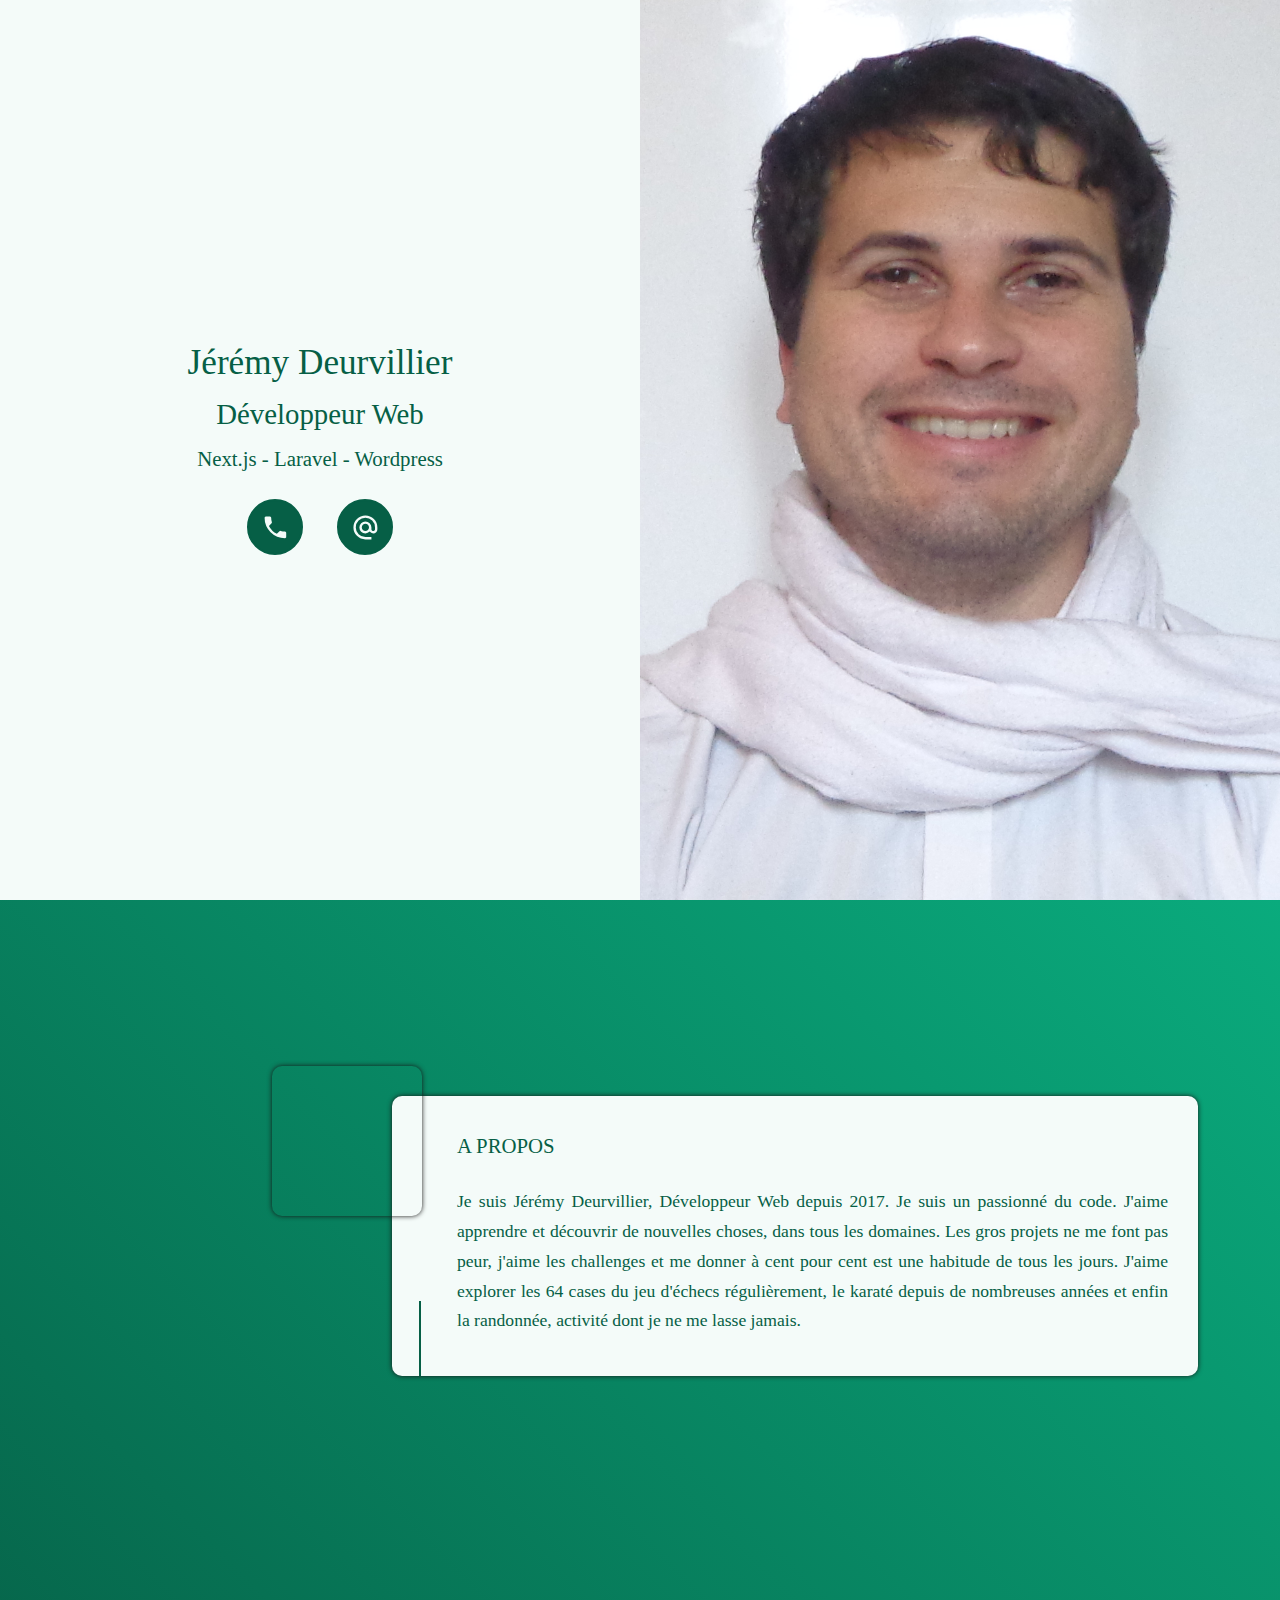
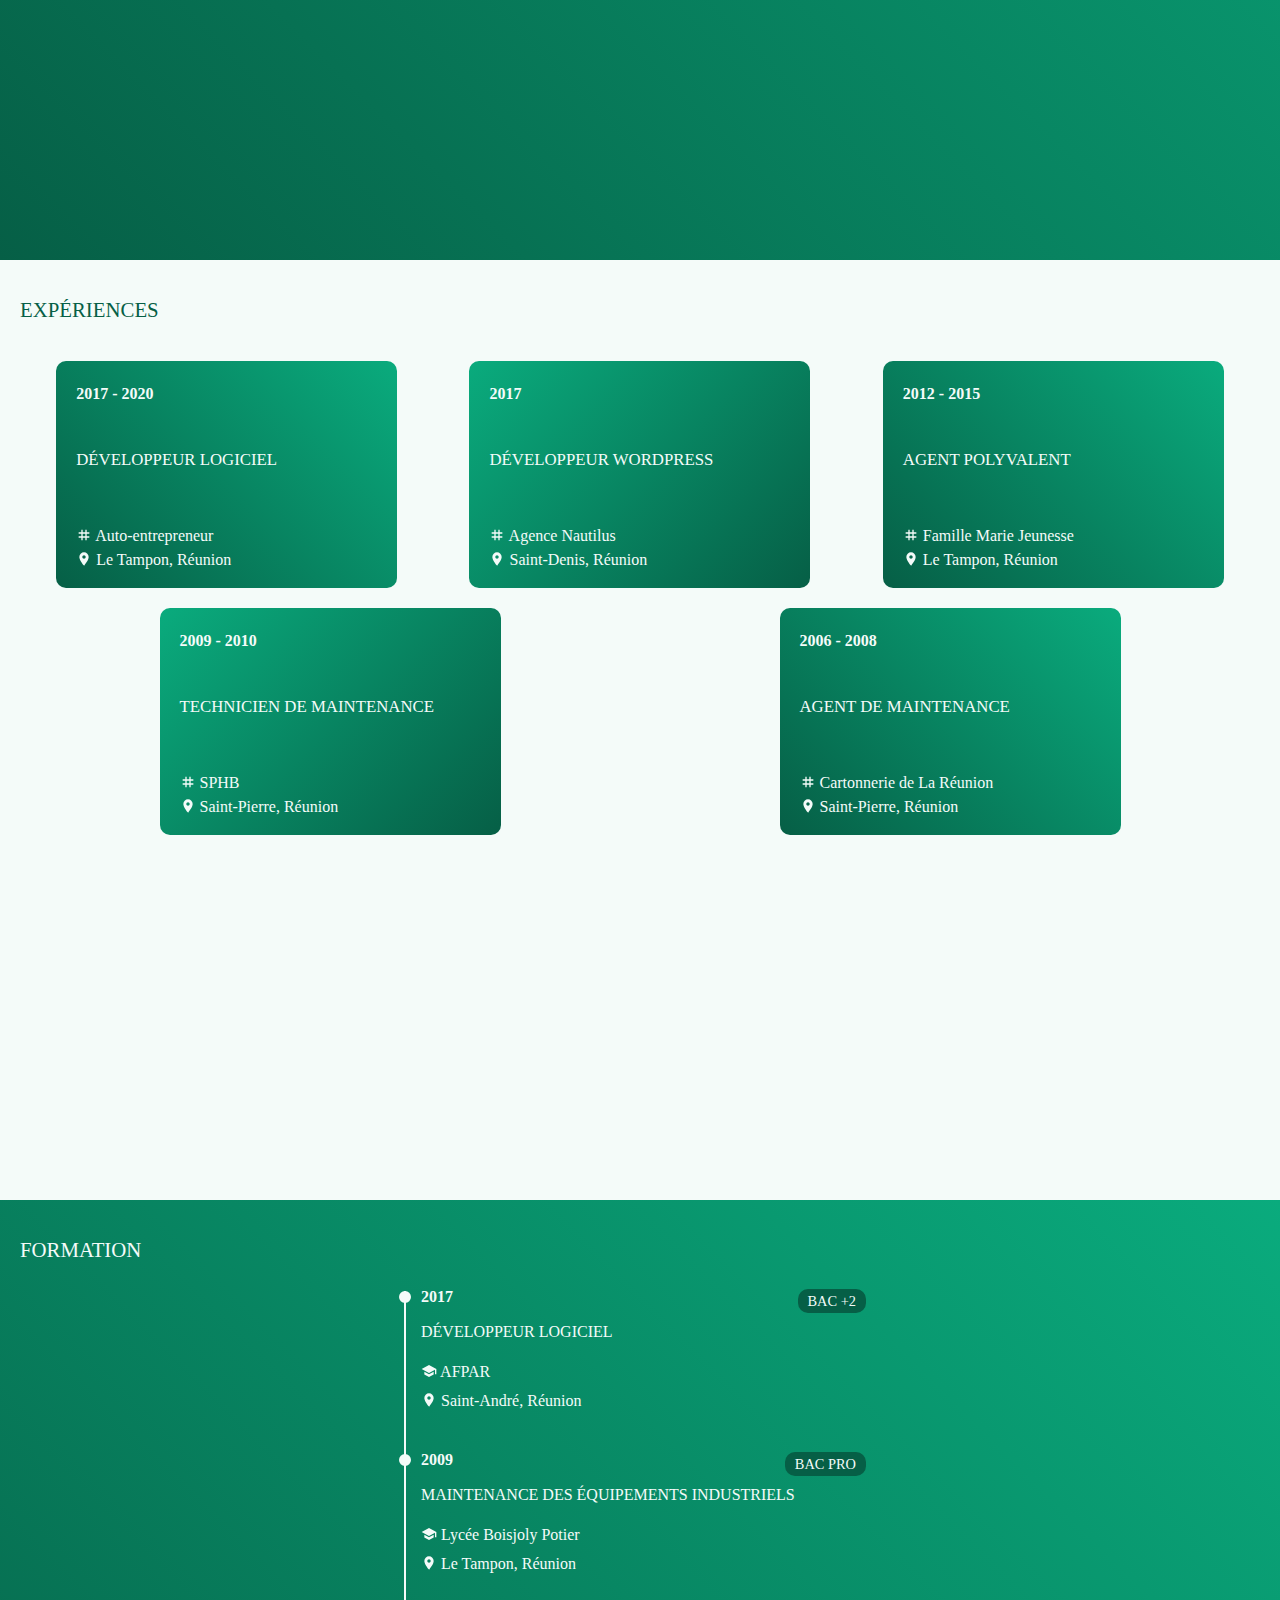
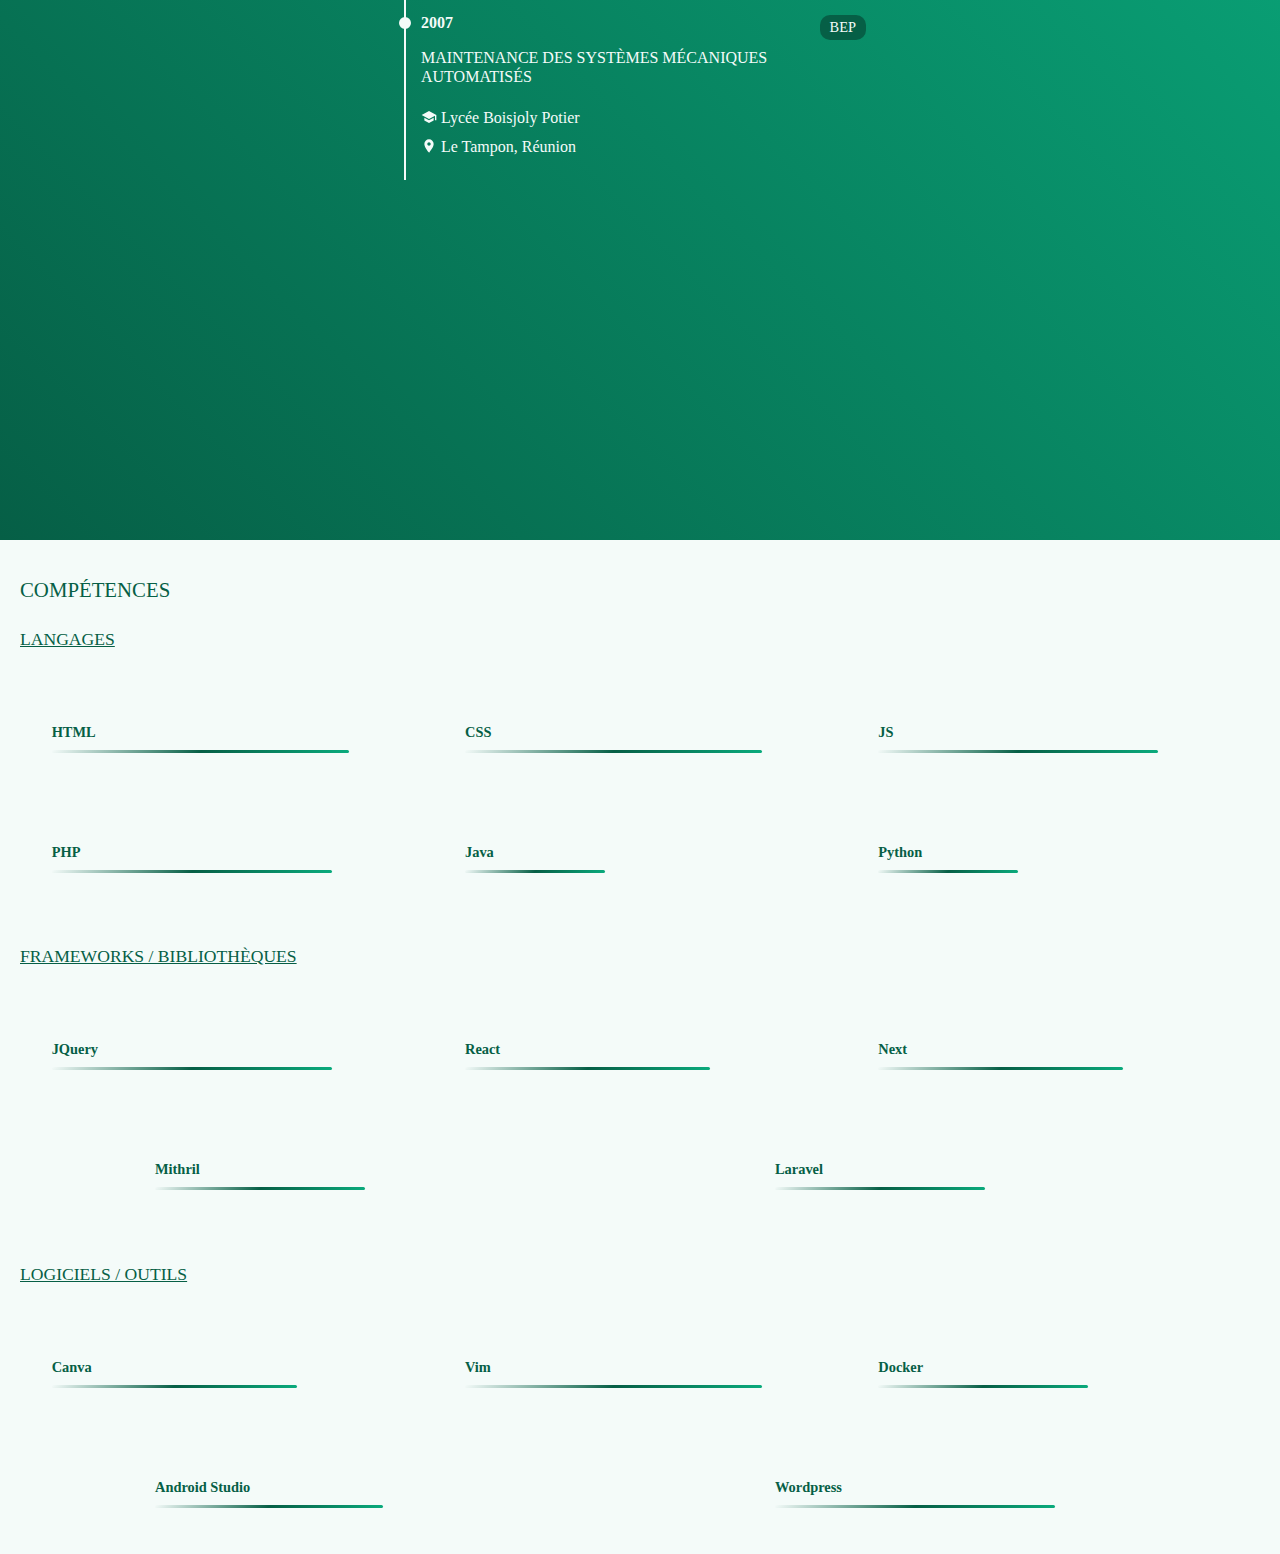
<file: index.html>
<!DOCTYPE html>
<html lang="fr">
<head>
				<meta charset="UTF-8" />
				<title>Jérémy Deurvillier</title>

				<meta name="viewport" content="width=device-width, initial-scale=1" />

				<link rel="icon" href="img/favicon.svg" />

				<link rel="stylesheet" type="text/css" href="css/reset.css" />
				<link rel="stylesheet" type="text/css" href="css/styles.css" />
</head>
<body>
				<!-- HOME -->
				<section id="home">
								<div id="profile-photo-container">
												<img src="img/profile-photo.png" alt="Photo de Jérémy Deurvillier" />
								</div>
								<div id="home-content">
												<div>
																<h1>Jérémy Deurvillier</h1>
																<h2>Développeur Web</h2>
																<h3>Next.js - Laravel - Wordpress</h3>

																<!-- CONTACT LINKS -->
																<div id="contact-links-container">
																				<a href="tel:+330749933590">
																								<svg xmlns="http://www.w3.org/2000/svg" width="32" height="32" viewBox="0 0 32 32" class="svg-contact">
																												<path d="M8.813 14.375q3 5.813 8.813 8.813l2.938-2.938q0.625-0.625 1.375-0.313 2.25 0.75 4.75 0.75 0.563 0 0.938 0.375t0.375 0.938v4.688q0 0.563-0.375 0.938t-0.938 0.375q-9.375 0-16.031-6.656t-6.656-16.031q0-0.563 0.375-0.938t0.938-0.375h4.688q0.563 0 0.938 0.375t0.375 0.938q0 2.5 0.75 4.75 0.25 0.813-0.313 1.375z"></path>
																								</svg>
																				</a>
																				<a href="mailto:jerem.deurvil@gmail.com">
																								<svg xmlns="http://www.w3.org/2000/svg" width="32" height="32" viewBox="0 0 32 32" class="svg-contact">
																												<path d="M16 20q1.625 0 2.813-1.188t1.188-2.813-1.188-2.813-2.813-1.188-2.813 1.188-1.188 2.813 1.188 2.813 2.813 1.188zM16 2.688q5.5 0 9.406 3.906t3.906 9.406v1.938q0 2-1.344 3.375t-3.281 1.375q-2.438 0-3.938-2-2 2-4.75 2t-4.719-1.969-1.969-4.719 1.969-4.719 4.719-1.969 4.719 1.969 1.969 4.719v1.938q0 0.813 0.594 1.438t1.406 0.625 1.406-0.625 0.594-1.438v-1.938q0-4.375-3.156-7.531t-7.531-3.156-7.531 3.156-3.156 7.531 3.156 7.531 7.531 3.156h6.688v2.625h-6.688q-5.5 0-9.406-3.906t-3.906-9.406 3.906-9.406 9.406-3.906z"></path>
																								</svg>
																				</a>
																</div>
												</div>
								</div>
				</section>

				<!-- ABOUT ME -->
				<section id="about-me">
								<div class="about-me-wrapper">
												<h4>A propos</h4>
												<p id="about-me-content">
																Je suis Jérémy Deurvillier, Développeur Web depuis 2017. Je suis un passionné du code. 
																J'aime apprendre et découvrir de nouvelles choses, dans tous les domaines. 
																Les gros projets ne me font pas peur, j'aime les challenges et me donner à cent pour cent est une habitude de tous les jours. 
																J'aime explorer les 64 cases du jeu d'échecs régulièrement, le karaté depuis de nombreuses années et enfin la randonnée, 
																activité dont je ne me lasse jamais.
												</p>
								</div>
				</section>

				<!-- EXPERIENCES -->
				<section id="experiences">
								<h4>Expériences</h4>
								<div id="experiences-list">
												<div class="experience-card">
																<span class="dates">2017 - 2020</span>
																<span class="job">Développeur Logiciel</span>
																<div class="company-infos">
																				<span>
																								<svg xmlns="http://www.w3.org/2000/svg" width="24" height="24" viewBox="0 0 32 32" class="svg-icon">
																												<path d="M18.688 18.688v-5.375h-5.375v5.375h5.375zM26.688 13.313h-5.375v5.375h5.375v2.625h-5.375v5.375h-2.625v-5.375h-5.375v5.375h-2.625v-5.375h-5.375v-2.625h5.375v-5.375h-5.375v-2.625h5.375v-5.375h2.625v5.375h5.375v-5.375h2.625v5.375h5.375v2.625z"></path>
																								</svg>
																								Auto-entrepreneur
																				</span>
																				<span>
																								<svg xmlns="http://www.w3.org/2000/svg" width="32" height="32" viewBox="0 0 32 32" class="svg-icon">
																												<path d="M16 15.313q1.375 0 2.344-0.969t0.969-2.344-0.969-2.344-2.344-0.969-2.344 0.969-0.969 2.344 0.969 2.344 2.344 0.969zM16 2.688q3.875 0 6.594 2.719t2.719 6.594q0 1.938-0.969 4.438t-2.344 4.688-2.719 4.094-2.281 3.031l-1 1.063q-0.375-0.438-1-1.156t-2.25-2.875-2.844-4.188-2.219-4.594-1-4.5q0-3.875 2.719-6.594t6.594-2.719z"></path>
																								</svg>
																								Le Tampon, Réunion
																				</span>
																</div>
												</div>
												<div class="experience-card">
												    <span class="dates">2017</span>
												    <span class="job">Développeur Wordpress</span>
												    <div class="company-infos">
												        <span>
																								<svg xmlns="http://www.w3.org/2000/svg" width="24" height="24" viewBox="0 0 32 32" class="svg-icon">
																												<path d="M18.688 18.688v-5.375h-5.375v5.375h5.375zM26.688 13.313h-5.375v5.375h5.375v2.625h-5.375v5.375h-2.625v-5.375h-5.375v5.375h-2.625v-5.375h-5.375v-2.625h5.375v-5.375h-5.375v-2.625h5.375v-5.375h2.625v5.375h5.375v-5.375h2.625v5.375h5.375v2.625z"></path>
																								</svg>
																								Agence Nautilus
																				</span>
												        <span>
																								<svg xmlns="http://www.w3.org/2000/svg" width="32" height="32" viewBox="0 0 32 32" class="svg-icon">
																												<path d="M16 15.313q1.375 0 2.344-0.969t0.969-2.344-0.969-2.344-2.344-0.969-2.344 0.969-0.969 2.344 0.969 2.344 2.344 0.969zM16 2.688q3.875 0 6.594 2.719t2.719 6.594q0 1.938-0.969 4.438t-2.344 4.688-2.719 4.094-2.281 3.031l-1 1.063q-0.375-0.438-1-1.156t-2.25-2.875-2.844-4.188-2.219-4.594-1-4.5q0-3.875 2.719-6.594t6.594-2.719z"></path>
																								</svg>
																								Saint-Denis, Réunion
																				</span>
												    </div>
												</div>
												<div class="experience-card">
												    <span class="dates">2012 - 2015</span>
												    <span class="job">Agent polyvalent</span>
												    <div class="company-infos">
												        <span>
																								<svg xmlns="http://www.w3.org/2000/svg" width="24" height="24" viewBox="0 0 32 32" class="svg-icon">
																												<path d="M18.688 18.688v-5.375h-5.375v5.375h5.375zM26.688 13.313h-5.375v5.375h5.375v2.625h-5.375v5.375h-2.625v-5.375h-5.375v5.375h-2.625v-5.375h-5.375v-2.625h5.375v-5.375h-5.375v-2.625h5.375v-5.375h2.625v5.375h5.375v-5.375h2.625v5.375h5.375v2.625z"></path>
																								</svg>
																								Famille Marie Jeunesse
																				</span>
												        <span>
																								<svg xmlns="http://www.w3.org/2000/svg" width="32" height="32" viewBox="0 0 32 32" class="svg-icon">
																												<path d="M16 15.313q1.375 0 2.344-0.969t0.969-2.344-0.969-2.344-2.344-0.969-2.344 0.969-0.969 2.344 0.969 2.344 2.344 0.969zM16 2.688q3.875 0 6.594 2.719t2.719 6.594q0 1.938-0.969 4.438t-2.344 4.688-2.719 4.094-2.281 3.031l-1 1.063q-0.375-0.438-1-1.156t-2.25-2.875-2.844-4.188-2.219-4.594-1-4.5q0-3.875 2.719-6.594t6.594-2.719z"></path>
																								</svg>
																								Le Tampon, Réunion
																				</span>
												    </div>
												</div>
												<div class="experience-card">
												    <span class="dates">2009 - 2010</span>
												    <span class="job">Technicien de maintenance</span>
												    <div class="company-infos">
												        <span>
																								<svg xmlns="http://www.w3.org/2000/svg" width="24" height="24" viewBox="0 0 32 32" class="svg-icon">
																												<path d="M18.688 18.688v-5.375h-5.375v5.375h5.375zM26.688 13.313h-5.375v5.375h5.375v2.625h-5.375v5.375h-2.625v-5.375h-5.375v5.375h-2.625v-5.375h-5.375v-2.625h5.375v-5.375h-5.375v-2.625h5.375v-5.375h2.625v5.375h5.375v-5.375h2.625v5.375h5.375v2.625z"></path>
																								</svg>
																								SPHB
																				</span>
												        <span>
																								<svg xmlns="http://www.w3.org/2000/svg" width="32" height="32" viewBox="0 0 32 32" class="svg-icon">
																												<path d="M16 15.313q1.375 0 2.344-0.969t0.969-2.344-0.969-2.344-2.344-0.969-2.344 0.969-0.969 2.344 0.969 2.344 2.344 0.969zM16 2.688q3.875 0 6.594 2.719t2.719 6.594q0 1.938-0.969 4.438t-2.344 4.688-2.719 4.094-2.281 3.031l-1 1.063q-0.375-0.438-1-1.156t-2.25-2.875-2.844-4.188-2.219-4.594-1-4.5q0-3.875 2.719-6.594t6.594-2.719z"></path>
																								</svg>
																								Saint-Pierre, Réunion
																				</span>
												    </div>
												</div>
												<div class="experience-card">
												    <span class="dates">2006 - 2008</span>
												    <span class="job">Agent de maintenance</span>
												    <div class="company-infos">
												        <span>
																								<svg xmlns="http://www.w3.org/2000/svg" width="24" height="24" viewBox="0 0 32 32" class="svg-icon">
																												<path d="M18.688 18.688v-5.375h-5.375v5.375h5.375zM26.688 13.313h-5.375v5.375h5.375v2.625h-5.375v5.375h-2.625v-5.375h-5.375v5.375h-2.625v-5.375h-5.375v-2.625h5.375v-5.375h-5.375v-2.625h5.375v-5.375h2.625v5.375h5.375v-5.375h2.625v5.375h5.375v2.625z"></path>
																								</svg>
																								Cartonnerie de La Réunion
																				</span>
												        <span>
																								<svg xmlns="http://www.w3.org/2000/svg" width="32" height="32" viewBox="0 0 32 32" class="svg-icon">
																												<path d="M16 15.313q1.375 0 2.344-0.969t0.969-2.344-0.969-2.344-2.344-0.969-2.344 0.969-0.969 2.344 0.969 2.344 2.344 0.969zM16 2.688q3.875 0 6.594 2.719t2.719 6.594q0 1.938-0.969 4.438t-2.344 4.688-2.719 4.094-2.281 3.031l-1 1.063q-0.375-0.438-1-1.156t-2.25-2.875-2.844-4.188-2.219-4.594-1-4.5q0-3.875 2.719-6.594t6.594-2.719z"></path>
																								</svg>
																								Saint-Pierre, Réunion
																				</span>
												    </div>
												</div>
								</div>
				</section>

				<!-- EDUCATION -->
				<section id="education">
								<h4>Formation</h4>
								<div id="education-list">
												<div class="education-card">
												    <span class="diploma">BAC +2</span>
												    <span class="date">2017</span>
												    <span class="title">Développeur Logiciel</span>
												    <span class="school">
																				<svg xmlns="http://www.w3.org/2000/svg" width="32" height="32" viewBox="0 0 32 32" class="svg-icon">
																								<path d="M16 4l14.688 8v10.688h-2.688v-9.25l-12 6.563-14.688-8zM6.688 17.563l9.313 5.125 9.313-5.125v5.375l-9.313 5.063-9.313-5.063v-5.375z"></path>
																				</svg>
																				AFPAR
																</span>
												    <span class="location">
																								<svg xmlns="http://www.w3.org/2000/svg" width="32" height="32" viewBox="0 0 32 32" class="svg-icon">
																												<path d="M16 15.313q1.375 0 2.344-0.969t0.969-2.344-0.969-2.344-2.344-0.969-2.344 0.969-0.969 2.344 0.969 2.344 2.344 0.969zM16 2.688q3.875 0 6.594 2.719t2.719 6.594q0 1.938-0.969 4.438t-2.344 4.688-2.719 4.094-2.281 3.031l-1 1.063q-0.375-0.438-1-1.156t-2.25-2.875-2.844-4.188-2.219-4.594-1-4.5q0-3.875 2.719-6.594t6.594-2.719z"></path>
																								</svg>
																				Saint-André, Réunion
																</span>
												</div>
												<div class="education-card">
												    <span class="diploma">BAC PRO</span>
												    <span class="date">2009</span>
												    <span class="title">Maintenance des Équipements Industriels</span>
												    <span class="school">
																				<svg xmlns="http://www.w3.org/2000/svg" width="32" height="32" viewBox="0 0 32 32" class="svg-icon">
																								<path d="M16 4l14.688 8v10.688h-2.688v-9.25l-12 6.563-14.688-8zM6.688 17.563l9.313 5.125 9.313-5.125v5.375l-9.313 5.063-9.313-5.063v-5.375z"></path>
																				</svg>
																				Lycée Boisjoly Potier
																</span>
												    <span class="location">
																								<svg xmlns="http://www.w3.org/2000/svg" width="32" height="32" viewBox="0 0 32 32" class="svg-icon">
																												<path d="M16 15.313q1.375 0 2.344-0.969t0.969-2.344-0.969-2.344-2.344-0.969-2.344 0.969-0.969 2.344 0.969 2.344 2.344 0.969zM16 2.688q3.875 0 6.594 2.719t2.719 6.594q0 1.938-0.969 4.438t-2.344 4.688-2.719 4.094-2.281 3.031l-1 1.063q-0.375-0.438-1-1.156t-2.25-2.875-2.844-4.188-2.219-4.594-1-4.5q0-3.875 2.719-6.594t6.594-2.719z"></path>
																								</svg>
																				Le Tampon, Réunion
																</span>
												</div>
												<div class="education-card">
												    <span class="diploma">BEP</span>
												    <span class="date">2007</span>
												    <span class="title">Maintenance des Systèmes Mécaniques Automatisés</span>
												    <span class="school">
																				<svg xmlns="http://www.w3.org/2000/svg" width="32" height="32" viewBox="0 0 32 32" class="svg-icon">
																								<path d="M16 4l14.688 8v10.688h-2.688v-9.25l-12 6.563-14.688-8zM6.688 17.563l9.313 5.125 9.313-5.125v5.375l-9.313 5.063-9.313-5.063v-5.375z"></path>
																				</svg>
																				Lycée Boisjoly Potier
																</span>
												    <span class="location">
																								<svg xmlns="http://www.w3.org/2000/svg" width="32" height="32" viewBox="0 0 32 32" class="svg-icon">
																												<path d="M16 15.313q1.375 0 2.344-0.969t0.969-2.344-0.969-2.344-2.344-0.969-2.344 0.969-0.969 2.344 0.969 2.344 2.344 0.969zM16 2.688q3.875 0 6.594 2.719t2.719 6.594q0 1.938-0.969 4.438t-2.344 4.688-2.719 4.094-2.281 3.031l-1 1.063q-0.375-0.438-1-1.156t-2.25-2.875-2.844-4.188-2.219-4.594-1-4.5q0-3.875 2.719-6.594t6.594-2.719z"></path>
																								</svg>
																				Le Tampon, Réunion
																</span>
												</div>
								</div>
				</section>

				<!-- SKILLS -->
				<section id="skills">
				    <h4>Compétences</h4>

								<h5>Langages</h5>
				    <div class="skills-list">
												<div class="tag">
																<strong>HTML</strong>
																<div class="progressbar">
																    <div class="cursor" style="width:85%;"></div>
																</div>
												</div>
												<div class="tag">
												    <strong>CSS</strong>
												    <div class="progressbar">
												        <div class="cursor" style="width:85%;"></div>
												    </div>
												</div>
												<div class="tag">
												    <strong>JS</strong>
												    <div class="progressbar">
												        <div class="cursor" style="width:80%;"></div>
												    </div>
												</div>
												<div class="tag">
												    <strong>PHP</strong>
												    <div class="progressbar">
												        <div class="cursor" style="width:80%;"></div>
												    </div>
												</div>
												<div class="tag">
												    <strong>Java</strong>
												    <div class="progressbar">
												        <div class="cursor" style="width:40%;"></div>
												    </div>
												</div>
												<div class="tag">
												    <strong>Python</strong>
												    <div class="progressbar">
												        <div class="cursor" style="width:40%;"></div>
												    </div>
												</div>
								</div>

								<h5>Frameworks / Bibliothèques</h5>
								<div class="skills-list">
								    <div class="tag">
								        <strong>JQuery</strong>
								        <div class="progressbar">
								            <div class="cursor" style="width:80%;"></div>
								        </div>
								    </div>
								    <div class="tag">
								        <strong>React</strong>
								        <div class="progressbar">
								            <div class="cursor" style="width:70%;"></div>
								        </div>
								    </div>
								    <div class="tag">
								        <strong>Next</strong>
								        <div class="progressbar">
								            <div class="cursor" style="width:70%;"></div>
								        </div>
								    </div>
								    <div class="tag">
								        <strong>Mithril</strong>
								        <div class="progressbar">
								            <div class="cursor" style="width:60%;"></div>
								        </div>
								    </div>
								    <div class="tag">
								        <strong>Laravel</strong>
								        <div class="progressbar">
								            <div class="cursor" style="width:60%;"></div>
								        </div>
								    </div>
								</div>

								<h5>Logiciels / Outils</h5>
								<div class="skills-list">
								    <div class="tag">
								        <strong>Canva</strong>
								        <div class="progressbar">
								            <div class="cursor" style="width:70%;"></div>
								        </div>
								    </div>
								    <div class="tag">
								        <strong>Vim</strong>
								        <div class="progressbar">
								            <div class="cursor" style="width:85%;"></div>
								        </div>
								    </div>
								    <div class="tag">
								        <strong>Docker</strong>
								        <div class="progressbar">
								            <div class="cursor" style="width:60%;"></div>
								        </div>
								    </div>
								    <div class="tag">
								        <strong>Android Studio</strong>
								        <div class="progressbar">
								            <div class="cursor" style="width:65%;"></div>
								        </div>
								    </div>
								    <div class="tag">
								        <strong>Wordpress</strong>
								        <div class="progressbar">
								            <div class="cursor" style="width:80%;"></div>
								        </div>
								    </div>
								</div>
				</section>
</body>
</html>
</file>
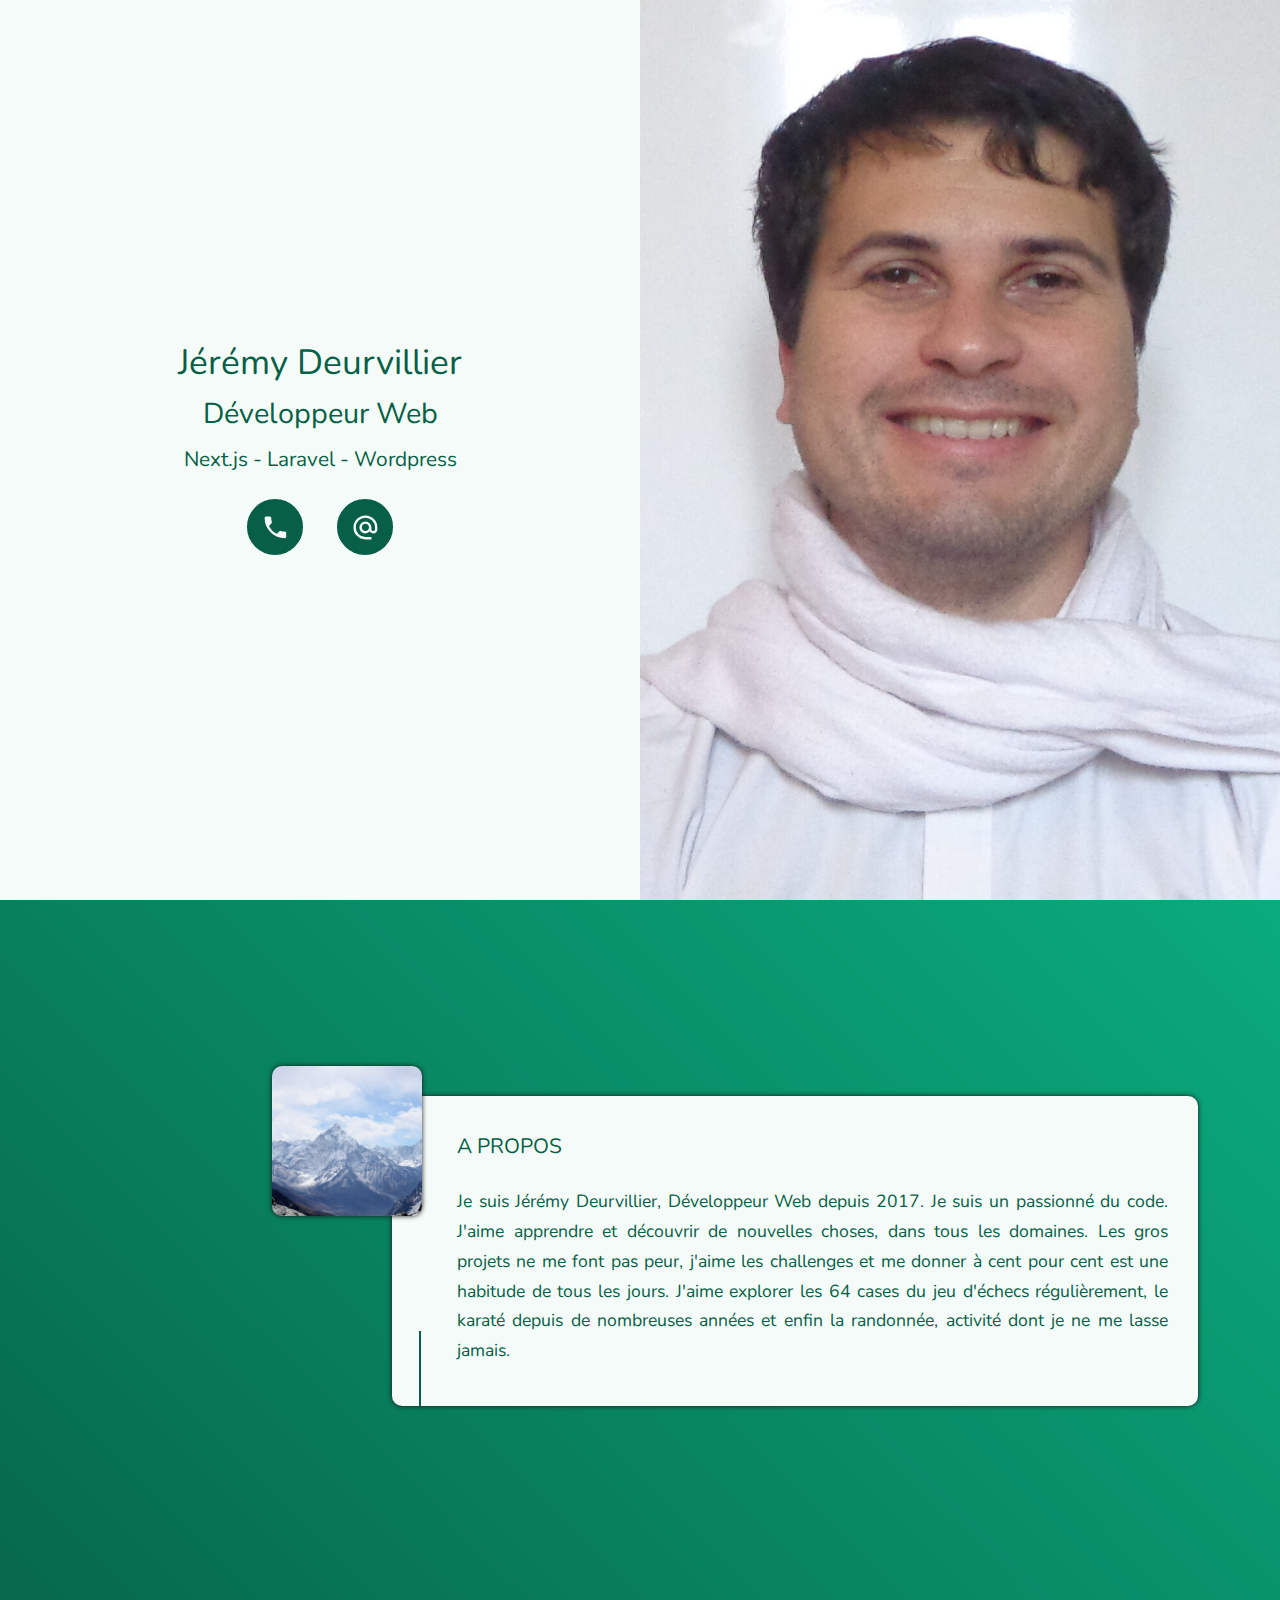
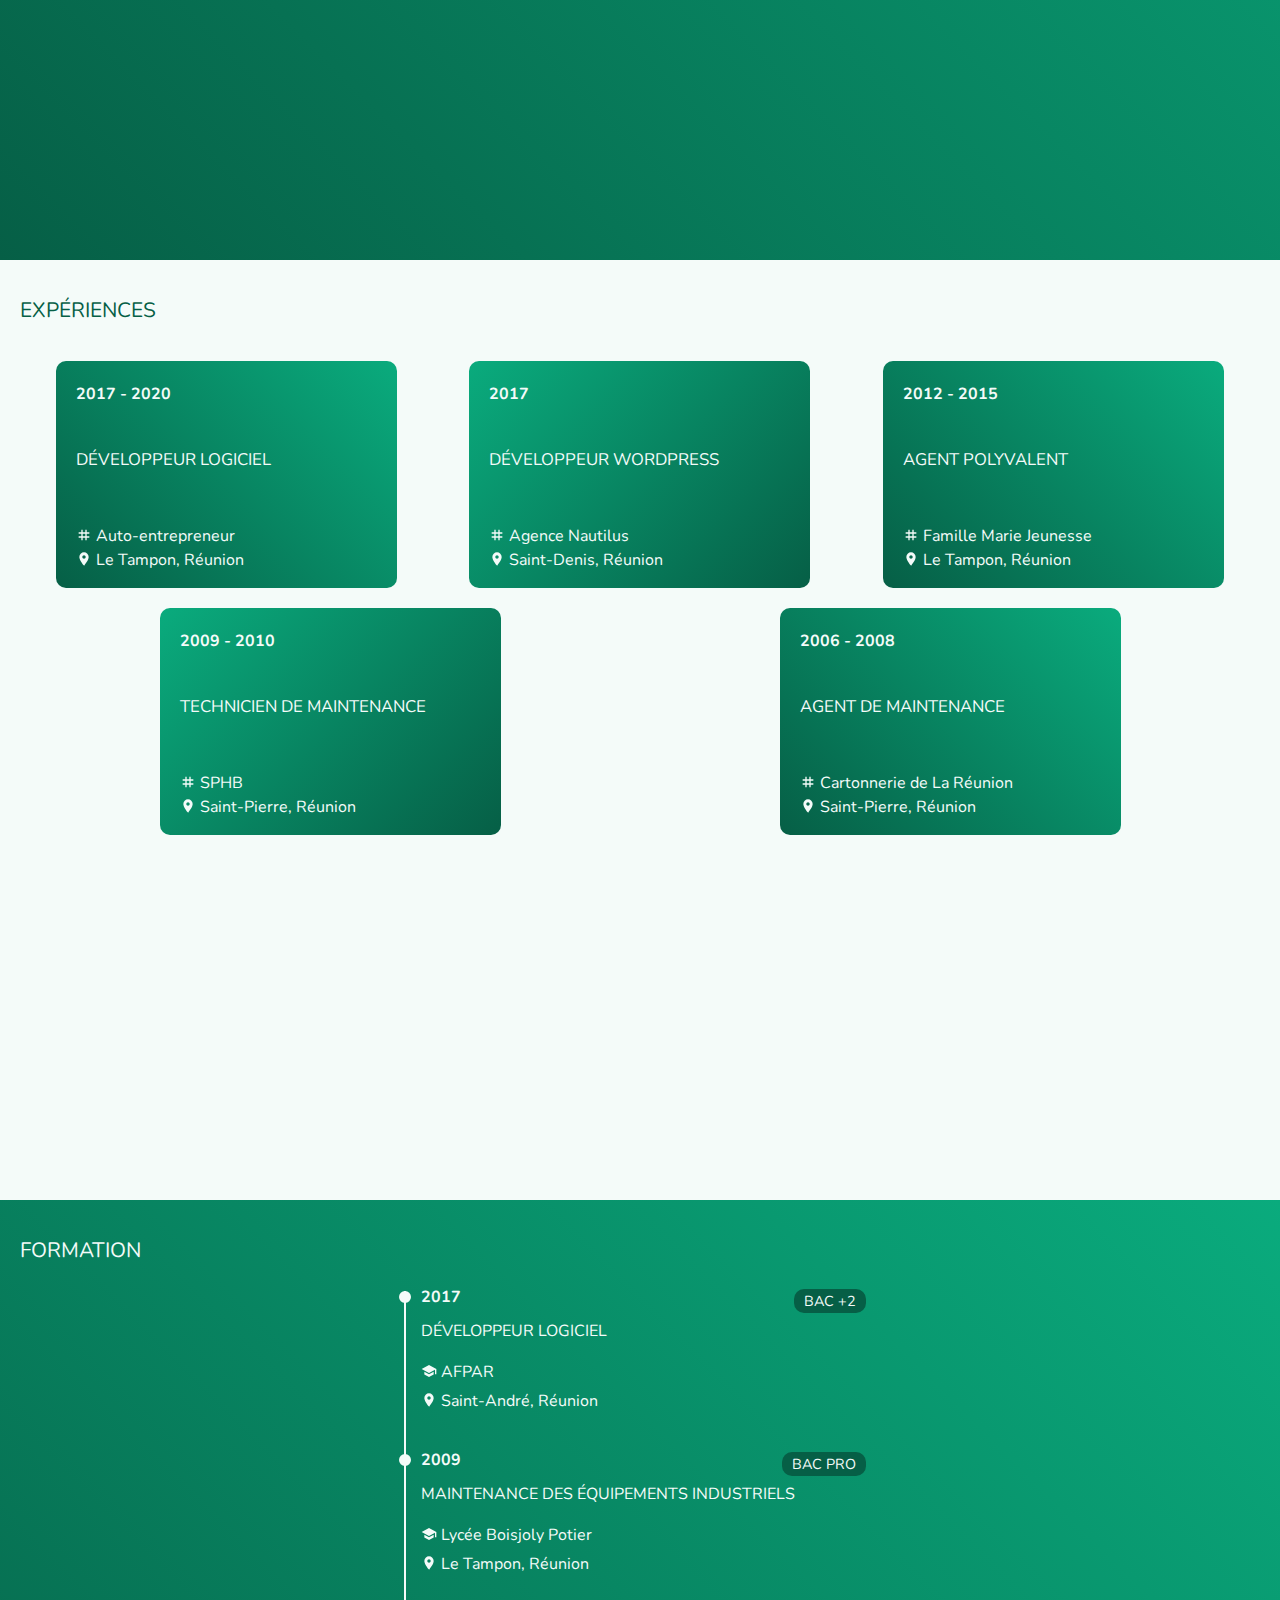
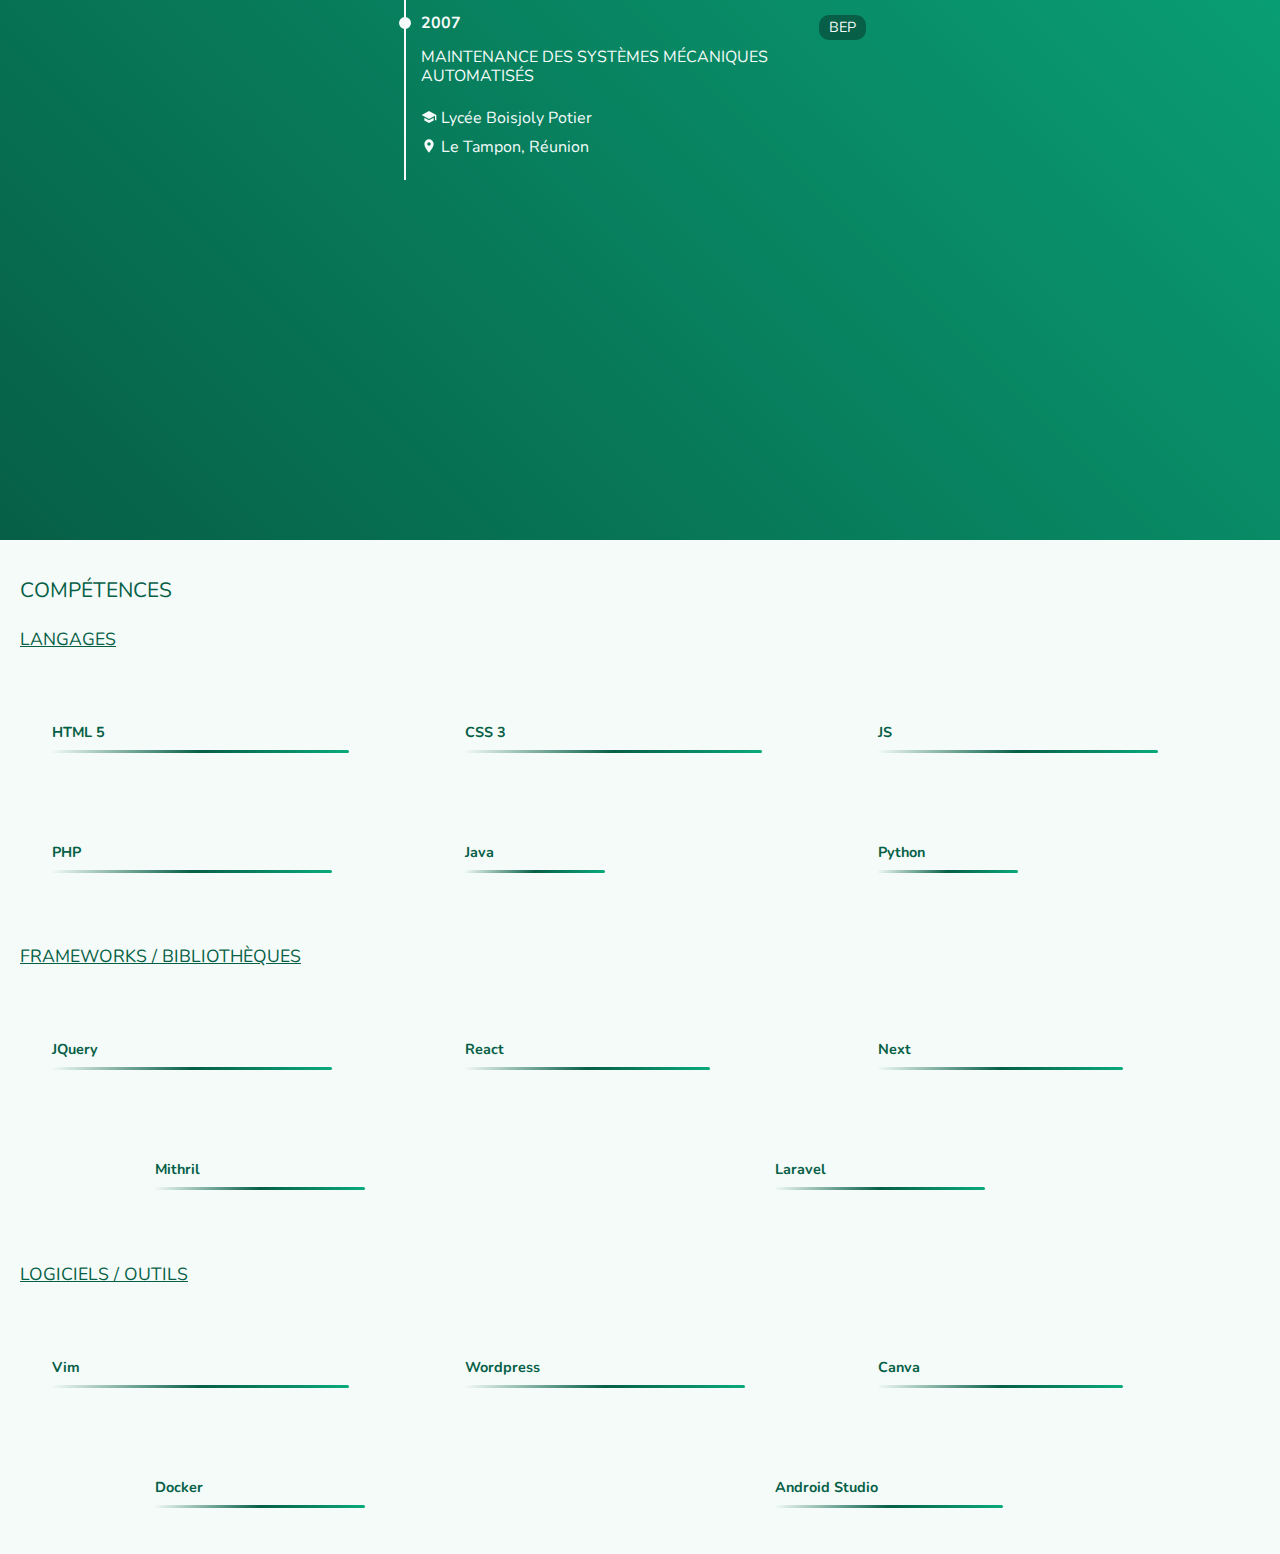
<file: src/index.html>
<!DOCTYPE html>
<html lang="fr">
<head>
	<meta charset="UTF-8" />
	<title>Jérémy Deurvillier</title>

	<meta name="viewport" content="width=device-width, initial-scale=1" />

	<link rel="icon" href="img/favicon.svg" />

    <link rel="preconnect" href="https://fonts.googleapis.com">
    <link rel="preconnect" href="https://fonts.gstatic.com" crossorigin>
    <link href="https://fonts.googleapis.com/css2?family=Nunito:ital,wght@0,400;0,700;1,300&display=swap" rel="stylesheet">

	<link rel="stylesheet" type="text/css" href="css/reset.css" />
	<link rel="stylesheet" type="text/css" href="css/styles.css" />
</head>
<body>
	<!-- HOME -->
	<section id="home">
		<div id="profile-photo-container">
			<img src="img/profile-photo.jpg" alt="Photo de Jérémy Deurvillier" />
		</div>
		<div id="home-content">
			<div>
		        <h1>Jérémy Deurvillier</h1>
				<h2>Développeur Web</h2>
				<h3>Next.js - Laravel - Wordpress</h3>

				<!-- CONTACT LINKS -->
				<div id="contact-links-container">
				    <a href="tel:+330749933590">
					    <svg xmlns="http://www.w3.org/2000/svg" width="32" height="32" viewBox="0 0 32 32" class="svg-contact">
						    <path d="M8.813 14.375q3 5.813 8.813 8.813l2.938-2.938q0.625-0.625 1.375-0.313 2.25 0.75 4.75 0.75 0.563 0 0.938 0.375t0.375 0.938v4.688q0 0.563-0.375 0.938t-0.938 0.375q-9.375 0-16.031-6.656t-6.656-16.031q0-0.563 0.375-0.938t0.938-0.375h4.688q0.563 0 0.938 0.375t0.375 0.938q0 2.5 0.75 4.75 0.25 0.813-0.313 1.375z"></path>
						</svg>
					</a>
					<a href="mailto:jerem.deurvil@gmail.com">
					    <svg xmlns="http://www.w3.org/2000/svg" width="32" height="32" viewBox="0 0 32 32" class="svg-contact">
						    <path d="M16 20q1.625 0 2.813-1.188t1.188-2.813-1.188-2.813-2.813-1.188-2.813 1.188-1.188 2.813 1.188 2.813 2.813 1.188zM16 2.688q5.5 0 9.406 3.906t3.906 9.406v1.938q0 2-1.344 3.375t-3.281 1.375q-2.438 0-3.938-2-2 2-4.75 2t-4.719-1.969-1.969-4.719 1.969-4.719 4.719-1.969 4.719 1.969 1.969 4.719v1.938q0 0.813 0.594 1.438t1.406 0.625 1.406-0.625 0.594-1.438v-1.938q0-4.375-3.156-7.531t-7.531-3.156-7.531 3.156-3.156 7.531 3.156 7.531 7.531 3.156h6.688v2.625h-6.688q-5.5 0-9.406-3.906t-3.906-9.406 3.906-9.406 9.406-3.906z"></path>
						</svg>
					</a>
				</div>
			</div>
		</div>
	</section>

	<!-- ABOUT ME -->
	<section id="about-me">
		<div class="about-me-wrapper">
		    <h4>A propos</h4>
			<p id="about-me-content">
			    Je suis Jérémy Deurvillier, Développeur Web depuis 2017. Je suis un passionné du code. 
				J'aime apprendre et découvrir de nouvelles choses, dans tous les domaines. 
				Les gros projets ne me font pas peur, j'aime les challenges et me donner à cent pour cent est une habitude de tous les jours. 
				J'aime explorer les 64 cases du jeu d'échecs régulièrement, le karaté depuis de nombreuses années et enfin la randonnée, 
				activité dont je ne me lasse jamais.
			</p>
		</div>
	</section>

	<!-- EXPERIENCES -->
	<section id="experiences">
		<h4>Expériences</h4>
		<div id="experiences-list">
		    <div class="experience-card">
			    <span class="dates">2017 - 2020</span>
				<span class="job">Développeur Logiciel</span>
				<div class="company-infos">
					<span>
						<svg xmlns="http://www.w3.org/2000/svg" width="24" height="24" viewBox="0 0 32 32" class="svg-icon">
						    <path d="M18.688 18.688v-5.375h-5.375v5.375h5.375zM26.688 13.313h-5.375v5.375h5.375v2.625h-5.375v5.375h-2.625v-5.375h-5.375v5.375h-2.625v-5.375h-5.375v-2.625h5.375v-5.375h-5.375v-2.625h5.375v-5.375h2.625v5.375h5.375v-5.375h2.625v5.375h5.375v2.625z"></path>
						</svg>
						Auto-entrepreneur
					</span>
				    <span>
						<svg xmlns="http://www.w3.org/2000/svg" width="32" height="32" viewBox="0 0 32 32" class="svg-icon">
						    <path d="M16 15.313q1.375 0 2.344-0.969t0.969-2.344-0.969-2.344-2.344-0.969-2.344 0.969-0.969 2.344 0.969 2.344 2.344 0.969zM16 2.688q3.875 0 6.594 2.719t2.719 6.594q0 1.938-0.969 4.438t-2.344 4.688-2.719 4.094-2.281 3.031l-1 1.063q-0.375-0.438-1-1.156t-2.25-2.875-2.844-4.188-2.219-4.594-1-4.5q0-3.875 2.719-6.594t6.594-2.719z"></path>
						</svg>
						Le Tampon, Réunion
					</span>
				</div>
			</div>
			<div class="experience-card">
				<span class="dates">2017</span>
				<span class="job">Développeur Wordpress</span>
				<div class="company-infos">
					<span>
						<svg xmlns="http://www.w3.org/2000/svg" width="24" height="24" viewBox="0 0 32 32" class="svg-icon">
						    <path d="M18.688 18.688v-5.375h-5.375v5.375h5.375zM26.688 13.313h-5.375v5.375h5.375v2.625h-5.375v5.375h-2.625v-5.375h-5.375v5.375h-2.625v-5.375h-5.375v-2.625h5.375v-5.375h-5.375v-2.625h5.375v-5.375h2.625v5.375h5.375v-5.375h2.625v5.375h5.375v2.625z"></path>
						</svg>
				        Agence Nautilus
					</span>
					<span>
						<svg xmlns="http://www.w3.org/2000/svg" width="32" height="32" viewBox="0 0 32 32" class="svg-icon">
						    <path d="M16 15.313q1.375 0 2.344-0.969t0.969-2.344-0.969-2.344-2.344-0.969-2.344 0.969-0.969 2.344 0.969 2.344 2.344 0.969zM16 2.688q3.875 0 6.594 2.719t2.719 6.594q0 1.938-0.969 4.438t-2.344 4.688-2.719 4.094-2.281 3.031l-1 1.063q-0.375-0.438-1-1.156t-2.25-2.875-2.844-4.188-2.219-4.594-1-4.5q0-3.875 2.719-6.594t6.594-2.719z"></path>
						</svg>
						Saint-Denis, Réunion
					</span>
				</div>
			</div>
			<div class="experience-card">
				<span class="dates">2012 - 2015</span>
				<span class="job">Agent polyvalent</span>
				<div class="company-infos">
					<span>
						<svg xmlns="http://www.w3.org/2000/svg" width="24" height="24" viewBox="0 0 32 32" class="svg-icon">
							<path d="M18.688 18.688v-5.375h-5.375v5.375h5.375zM26.688 13.313h-5.375v5.375h5.375v2.625h-5.375v5.375h-2.625v-5.375h-5.375v5.375h-2.625v-5.375h-5.375v-2.625h5.375v-5.375h-5.375v-2.625h5.375v-5.375h2.625v5.375h5.375v-5.375h2.625v5.375h5.375v2.625z"></path>
						</svg>
						Famille Marie Jeunesse
					</span>
				    <span>
						<svg xmlns="http://www.w3.org/2000/svg" width="32" height="32" viewBox="0 0 32 32" class="svg-icon">
							<path d="M16 15.313q1.375 0 2.344-0.969t0.969-2.344-0.969-2.344-2.344-0.969-2.344 0.969-0.969 2.344 0.969 2.344 2.344 0.969zM16 2.688q3.875 0 6.594 2.719t2.719 6.594q0 1.938-0.969 4.438t-2.344 4.688-2.719 4.094-2.281 3.031l-1 1.063q-0.375-0.438-1-1.156t-2.25-2.875-2.844-4.188-2.219-4.594-1-4.5q0-3.875 2.719-6.594t6.594-2.719z"></path>
					    </svg>
						Le Tampon, Réunion
					</span>
				</div>
			</div>
			<div class="experience-card">
				<span class="dates">2009 - 2010</span>
				<span class="job">Technicien de maintenance</span>
				<div class="company-infos">
				    <span>
					    <svg xmlns="http://www.w3.org/2000/svg" width="24" height="24" viewBox="0 0 32 32" class="svg-icon">
						    <path d="M18.688 18.688v-5.375h-5.375v5.375h5.375zM26.688 13.313h-5.375v5.375h5.375v2.625h-5.375v5.375h-2.625v-5.375h-5.375v5.375h-2.625v-5.375h-5.375v-2.625h5.375v-5.375h-5.375v-2.625h5.375v-5.375h2.625v5.375h5.375v-5.375h2.625v5.375h5.375v2.625z"></path>
						</svg>
						SPHB
					</span>
				    <span>
						<svg xmlns="http://www.w3.org/2000/svg" width="32" height="32" viewBox="0 0 32 32" class="svg-icon">
						    <path d="M16 15.313q1.375 0 2.344-0.969t0.969-2.344-0.969-2.344-2.344-0.969-2.344 0.969-0.969 2.344 0.969 2.344 2.344 0.969zM16 2.688q3.875 0 6.594 2.719t2.719 6.594q0 1.938-0.969 4.438t-2.344 4.688-2.719 4.094-2.281 3.031l-1 1.063q-0.375-0.438-1-1.156t-2.25-2.875-2.844-4.188-2.219-4.594-1-4.5q0-3.875 2.719-6.594t6.594-2.719z"></path>
						</svg>
						Saint-Pierre, Réunion
					</span>
				</div>
			</div>
			<div class="experience-card">
				<span class="dates">2006 - 2008</span>
				<span class="job">Agent de maintenance</span>
				<div class="company-infos">
					<span>
						<svg xmlns="http://www.w3.org/2000/svg" width="24" height="24" viewBox="0 0 32 32" class="svg-icon">
							<path d="M18.688 18.688v-5.375h-5.375v5.375h5.375zM26.688 13.313h-5.375v5.375h5.375v2.625h-5.375v5.375h-2.625v-5.375h-5.375v5.375h-2.625v-5.375h-5.375v-2.625h5.375v-5.375h-5.375v-2.625h5.375v-5.375h2.625v5.375h5.375v-5.375h2.625v5.375h5.375v2.625z"></path>
						</svg>
					    Cartonnerie de La Réunion
					</span>
					<span>
						<svg xmlns="http://www.w3.org/2000/svg" width="32" height="32" viewBox="0 0 32 32" class="svg-icon">
							<path d="M16 15.313q1.375 0 2.344-0.969t0.969-2.344-0.969-2.344-2.344-0.969-2.344 0.969-0.969 2.344 0.969 2.344 2.344 0.969zM16 2.688q3.875 0 6.594 2.719t2.719 6.594q0 1.938-0.969 4.438t-2.344 4.688-2.719 4.094-2.281 3.031l-1 1.063q-0.375-0.438-1-1.156t-2.25-2.875-2.844-4.188-2.219-4.594-1-4.5q0-3.875 2.719-6.594t6.594-2.719z"></path>
						</svg>
						Saint-Pierre, Réunion
					</span>
				</div>
			</div>
        </div>
    </section>

	<!-- EDUCATION -->
	<section id="education">
		<h4>Formation</h4>
		<div id="education-list">
		    <div class="education-card">
			    <span class="diploma">BAC +2</span>
				<span class="date">2017</span>
				<span class="title">Développeur Logiciel</span>
				<span class="school">
				    <svg xmlns="http://www.w3.org/2000/svg" width="32" height="32" viewBox="0 0 32 32" class="svg-icon">
						<path d="M16 4l14.688 8v10.688h-2.688v-9.25l-12 6.563-14.688-8zM6.688 17.563l9.313 5.125 9.313-5.125v5.375l-9.313 5.063-9.313-5.063v-5.375z"></path>
					</svg>
					AFPAR
				</span>
				<span class="location">
					<svg xmlns="http://www.w3.org/2000/svg" width="32" height="32" viewBox="0 0 32 32" class="svg-icon">
						<path d="M16 15.313q1.375 0 2.344-0.969t0.969-2.344-0.969-2.344-2.344-0.969-2.344 0.969-0.969 2.344 0.969 2.344 2.344 0.969zM16 2.688q3.875 0 6.594 2.719t2.719 6.594q0 1.938-0.969 4.438t-2.344 4.688-2.719 4.094-2.281 3.031l-1 1.063q-0.375-0.438-1-1.156t-2.25-2.875-2.844-4.188-2.219-4.594-1-4.5q0-3.875 2.719-6.594t6.594-2.719z"></path>
					</svg>
					Saint-André, Réunion
				</span>
			</div>
			<div class="education-card">
				<span class="diploma">BAC PRO</span>
			    <span class="date">2009</span>
			    <span class="title">Maintenance des Équipements Industriels</span>
			    <span class="school">
					<svg xmlns="http://www.w3.org/2000/svg" width="32" height="32" viewBox="0 0 32 32" class="svg-icon">
						<path d="M16 4l14.688 8v10.688h-2.688v-9.25l-12 6.563-14.688-8zM6.688 17.563l9.313 5.125 9.313-5.125v5.375l-9.313 5.063-9.313-5.063v-5.375z"></path>
					</svg>
					Lycée Boisjoly Potier
				</span>
				<span class="location">
					<svg xmlns="http://www.w3.org/2000/svg" width="32" height="32" viewBox="0 0 32 32" class="svg-icon">
					    <path d="M16 15.313q1.375 0 2.344-0.969t0.969-2.344-0.969-2.344-2.344-0.969-2.344 0.969-0.969 2.344 0.969 2.344 2.344 0.969zM16 2.688q3.875 0 6.594 2.719t2.719 6.594q0 1.938-0.969 4.438t-2.344 4.688-2.719 4.094-2.281 3.031l-1 1.063q-0.375-0.438-1-1.156t-2.25-2.875-2.844-4.188-2.219-4.594-1-4.5q0-3.875 2.719-6.594t6.594-2.719z"></path>
					</svg>
					Le Tampon, Réunion
				</span>
			</div>
			<div class="education-card">
				<span class="diploma">BEP</span>
				<span class="date">2007</span>
				<span class="title">Maintenance des Systèmes Mécaniques Automatisés</span>
				<span class="school">
					<svg xmlns="http://www.w3.org/2000/svg" width="32" height="32" viewBox="0 0 32 32" class="svg-icon">
						<path d="M16 4l14.688 8v10.688h-2.688v-9.25l-12 6.563-14.688-8zM6.688 17.563l9.313 5.125 9.313-5.125v5.375l-9.313 5.063-9.313-5.063v-5.375z"></path>
					</svg>
					Lycée Boisjoly Potier
				</span>
				<span class="location">
					<svg xmlns="http://www.w3.org/2000/svg" width="32" height="32" viewBox="0 0 32 32" class="svg-icon">
						<path d="M16 15.313q1.375 0 2.344-0.969t0.969-2.344-0.969-2.344-2.344-0.969-2.344 0.969-0.969 2.344 0.969 2.344 2.344 0.969zM16 2.688q3.875 0 6.594 2.719t2.719 6.594q0 1.938-0.969 4.438t-2.344 4.688-2.719 4.094-2.281 3.031l-1 1.063q-0.375-0.438-1-1.156t-2.25-2.875-2.844-4.188-2.219-4.594-1-4.5q0-3.875 2.719-6.594t6.594-2.719z"></path>
					</svg>
				    Le Tampon, Réunion
				</span>
			</div>
		</div>
    </section>

	<!-- SKILLS -->
	<section id="skills">
		<h4>Compétences</h4>

		<h5>Langages</h5>
		<div class="skills-list">
			<div class="tag">
				<strong>
                    HTML 5
                    <span class="evaluate">85%</span>
                </strong>
				<div class="progressbar">
					<div class="cursor" style="width:85%;"></div>
				</div>
			</div>
			<div class="tag">
				<strong>
                    CSS 3
                    <span class="evaluate">85%</span>
                </strong>
				<div class="progressbar">
					<div class="cursor" style="width:85%;"></div>
				</div>
			</div>
			<div class="tag">
				<strong>
                    JS
                    <span class="evaluate">80%</span>
                </strong>
				<div class="progressbar">
					<div class="cursor" style="width:80%;"></div>
				</div>
			</div>
			<div class="tag">
				<strong>
                    PHP
                    <span class="evaluate">80%</span>
                </strong>
				<div class="progressbar">
					<div class="cursor" style="width:80%;"></div>
				</div>
			</div>
			<div class="tag">
				<strong>
                    Java
                    <span class="evaluate">40%</span>
                </strong>
				<div class="progressbar">
					<div class="cursor" style="width:40%;"></div>
				</div>
			</div>
			<div class="tag">
				<strong>
                    Python
                    <span class="evaluate">40%</span>
                </strong>
				<div class="progressbar">
					<div class="cursor" style="width:40%;"></div>
				</div>
			</div>
		</div>

	    <h5>Frameworks / Bibliothèques</h5>
		<div class="skills-list">
			<div class="tag">
				<strong>
                    JQuery
                    <span class="evaluate">80%</span>
                </strong>
				<div class="progressbar">
					<div class="cursor" style="width:80%;"></div>
				</div>
			</div>
			<div class="tag">
				<strong>
                    React
                    <span class="evaluate">70%</span>
                </strong>
				<div class="progressbar">
					<div class="cursor" style="width:70%;"></div>
				</div>
			</div>
			<div class="tag">
				<strong>
                    Next
                    <span class="evaluate">70%</span>
                </strong>
				<div class="progressbar">
					<div class="cursor" style="width:70%;"></div>
				</div>
			</div>
			<div class="tag">
				<strong>
                    Mithril
                    <span class="evaluate">60%</span>
                </strong>
				<div class="progressbar">
					<div class="cursor" style="width:60%;"></div>
				</div>
			</div>
			<div class="tag">
				<strong>
                    Laravel
                    <span class="evaluate">60%</span>
                </strong>
				<div class="progressbar">
					<div class="cursor" style="width:60%;"></div>
				</div>
			</div>
		</div>

		<h5>Logiciels / Outils</h5>
		<div class="skills-list">
			<div class="tag">
				<strong>
                    Vim
                    <span class="evaluate">85%</span>
                </strong>
				<div class="progressbar">
					<div class="cursor" style="width:85%;"></div>
				</div>
			</div>
			<div class="tag">
				<strong>
                    Wordpress
                    <span class="evaluate">80%</span>
                </strong>
				<div class="progressbar">
					<div class="cursor" style="width:80%;"></div>
				</div>
			</div>
			<div class="tag">
				<strong>
                    Canva
                    <span class="evaluate">70%</span>
                </strong>
				<div class="progressbar">
					<div class="cursor" style="width:70%;"></div>
				</div>
			</div>
			<div class="tag">
				<strong>
                    Docker
                    <span class="evaluate">60%</span>
                </strong>
				<div class="progressbar">
					<div class="cursor" style="width:60%;"></div>
				</div>
			</div>
			<div class="tag">
				<strong>
                    Android Studio
                    <span class="evaluate">65%</span>
                </strong>
				<div class="progressbar">
					<div class="cursor" style="width:65%;"></div>
				</div>
			</div>
		</div>
	</section>
</body>
</html>
</file>
<file: css/styles.css>
/* ** COMMON STYLES ** */

body{
				background: #F4FBF9;
}

h4{
				font-size: 1.3em;
				text-transform: uppercase;
				color: #065F46;
				margin: 30px 0 30px 0;
}

a,
a:visited{
				font-size: 1.8em;
				text-align: center;
				vertical-align: middle;
				color: #F4FBF9;
				background: #065f46;
				width: 32px;
				height: 32px;
				display: inline-flex;
				flex-flow: column nowrap;
				justify-content: center;
				align-items: center;
				align-content: center;
				border: 2px solid #065f46;
				border-radius: 100%;
				padding: 10px;
}

a:hover{
				color: #065f46;
				background: #F4FBF9;
				border-color: #065f46;
}

/* ** HOME ** */

#home{
				color: #065f46;
				background: #F4FBF9;
				min-height: 100vh;
				display: flex;
				flex-flow: column wrap;
				justify-content: center;
				align-items: center;
				align-content: center;
}

#profile-photo-container{
				text-align: center;
}

#profile-photo-container img{
				width: 160px;
				height: 160px;
				border-radius: 100%;
				margin-bottom: 30px;
}

#home-content div{
				text-align: center;
}

h1{
				font-size: 2.2em;
				margin-bottom: 20px;
}

h2{
			font-size: 1.8em;
			margin-bottom: 20px;
}

h3{
				font-size: 1.3em;
}

#contact-links-container{
				margin-top: 30px;
}

#contact-links-container a:last-child{
				margin-left: 30px;
}

.svg-contact{
				stroke-width:0;
				stroke: currentColor;
				fill: currentColor;
				width: 1em;
				height: 1em;
				display: inline-block;
}

/* ** ABOUT ME ** */

#about-me{
				color: #F4FBF9;
				background: #065F46;
				background: linear-gradient(45deg, #065f46, #0AAB7D);
				min-height: 100vh;
				border-radius: 20px 20px 0 0;
				padding: 10px 20px 50px 20px;
}

#about-me h4{
				color: #F4FBF9;
}

#about-me-content{
				line-height: 1.7;
				font-size: 1.1em;
				text-align: justify;
}

/* ** EXPERIENCES ** */

#experiences{
				min-height: 100vh;
				padding: 10px 20px 30px 20px;
}

#experiences-list{
				display: flex;
				flex-flow: row wrap;
				justify-content: space-around;
				align-items: center;
				align-content: center;
}

.experience-card{
				color: #F4FBF9;
				background: #065f46;
				border-radius: 10px;
				width: 280px;
				height: 165px;
				display: flex;
				flex-flow: column wrap;
				justify-content: space-between;
				align-items: flex-start;
				align-content: space-between;
				margin: 10px;
				padding: 10px;
}

.experience-card:nth-child(2n+1){
				background: linear-gradient(45deg, #065f46, #0AAB7D);
}

.experience-card:nth-child(2n+2){
				background: linear-gradient(-45deg, #065f46, #0AAB7D);
}

.experience-card span{
				display: block;
}

.dates{
				font-weight: bold;
				margin: 15px 10px 10px 10px;
}

.job{
				font-size: 1.05em;
				text-transform: uppercase;
				margin: 10px 10px 10px 10px;
}

.company-infos{
				margin: 10px 10px 10px 10px;
}

.svg-icon{
				stroke-width:0;
				stroke: currentColor;
				fill: currentColor;
				width: 1em;
				height: 1em;
				display: inline-block;
				margin-top: 5px;
				transform: translateY(2px);
}

/* ** EDUCATION  ** */

#education{
				color: #F4FBF9;
				background: #065F46;
				background: linear-gradient(45deg, #065f46, #0AAB7D);
				min-height: 100vh;
				padding: 10px 20px 30px 20px;
}

#education h4{
				color: #F4FBF9;
}

.education-card{
				color: #F4FBF9;
				max-width: 350px;
				border-left: 2px solid #F4FBF9;
				margin: 0 auto;
				padding: 20px 10px;
}

.education-card:before{
				content: "";
				background: #F4FBF9;
				width: 8px;
				height: 8px;
				border: 2px solid #F4FBF9;
				border-radius: 100%;
				display: block;
				position: absolute;
				transform: translate(-17px, 0);
}

.education-card:first-child{
				padding-top:0;
}

.education-card span{
				display: block;
				margin-left: 5px;
}

.date{
				font-weight: bolder;
				margin-bottom: 15px;
				transform: translateY(-2px);
}

.diploma{
				font-size: .9em;
				float: right;
				background: #065F46;
				border-radius: 10px;
				padding: 5px 10px;
				transform: translateY(-2px);
}

.title{
				line-height: 1.2;
				text-transform: uppercase;
				margin-bottom: 15px;
}

.school,
.location{
				margin-bottom: 5px;
}

/* ** SKILLS ** */

#skills{
				height: 100vh;
				padding: 10px 20px 30px 20px;
}

h5{
				font-size: 1.1em;
				text-decoration: underline;
				text-transform: uppercase;
				color: #065F46;
				margin: 30px 0;
}

.skills-list{
				min-height: 450px;
				display: flex;
				flex-flow: row wrap;
				justify-content: space-around;
				align-items: center;
				align-content: space-around;
}

.tag{
				flex: 0 1 350px;
				color: #065F46;
				max-width: 350px;
				border-radius: 10px;
				padding: 15px;
}

.tag strong{
				font-size: .9em;
				font-weight: bolder;
}

.progressbar{
				background: #F4FBF9;
				height: 3px;
				border-radius: 10px;
				margin-top: 10px;
}

.cursor{
				background: #065F46;
				background: linear-gradient(-45deg, #0AAB7D, #065f46, #F4FBF9);
				height: 3px;
				border-radius: 10px;
}

/* ** MEDIA QUERIES ** */

@media screen and (min-width: 768px) {
				#home{
								display: grid;
								grid-template-columns: 1fr 1fr;
								grid-template-rows: 1fr;
								justify-items: stretch;
								align-items: stretch;
								justify-content: stretch;
								align-content: stretch;
				}

				#profile-photo-container{
								order: 2;
								background: url('../img/profile-photo.png') no-repeat center center;
								background-size: cover;
								min-height: 100vh;
				}

				#profile-photo-container img{
								display: none;
				}

				#home-content{
								order: 1;
								min-height: 100vh;
								display: flex;
								flex-flow: column wrap;
								justify-content: center;
								align-items: center;
								align-content: center;
				}

				/* ** ABOUT ME ** */

				#about-me{
								border-radius:0;
				}

				#about-me h4{
								color: #065F46;
				}

				.about-me-wrapper{
								color: #065F46;
								background: #F4FBF9;
								max-width: 720px;
								border-radius: 10px;
								box-shadow: 0 0 5px #171717;
								overflow: hidden;
								margin: 15% 5% 10% 30%;
								padding: 10px 30px 40px 65px;
				}

				.about-me-wrapper:before{
								content: "";
								background: url("https://images.unsplash.com/photo-1454496522488-7a8e488e8606?ixlib=rb-4.0.3&ixid=MnwxMjA3fDB8MHxwaG90by1wYWdlfHx8fGVufDB8fHx8&auto=format&fit=crop&w=1476&q=80") no-repeat center center;
								background-size: cover;
								width: 150px;
								height: 150px;
								box-shadow: 0 0 5px #171717;
								display: block;
								position: absolute;
								border-radius: 10px;
								transform: translate(-185px, -40px);
				}

				.about-me-wrapper:after{
								content: "";
								background: #065F46;
								width: 2px;
								height: 75px;
								display: block;
								position: absolute;
								transform: translate(-38px, -35px);
				}

				/* ** EXPERIENCES ** */

				.experience-card{
								width: 321px;
								height: 207px;
				}

				/* ** EDUCATION ** */

				.education-card{
								max-width: 450px;
				}

				/* ** SKILLS ** */

				.skills-list{
								min-height: 240px;
				}

				.tag{
								max-width: 450px;
				}
}
</file>
<file: src/css/styles.css>
/* ** COMMON STYLES ** */

body{
    font-family: 'Nunito', sans-serif;
	background: #F4FBF9;
}

h4{
	font-size: 1.3em;
	text-transform: uppercase;
	color: #065F46;
	margin: 30px 0 30px 0;
}

a,
a:visited{
    font-size: 1.8em;
	text-align: center;
	vertical-align: middle;
	color: #F4FBF9;
	background: #065f46;
	width: 32px;
	height: 32px;
	display: inline-flex;
	flex-flow: column nowrap;
	justify-content: center;
	align-items: center;
	align-content: center;
	border: 2px solid #065f46;
	border-radius: 100%;
	padding: 10px;
}

a:hover{
	color: #065f46;
	background: #F4FBF9;
	border-color: #065f46;
}

/* ** HOME ** */

#home{
	color: #065f46;
	background: #F4FBF9;
	min-height: 100vh;
	display: flex;
	flex-flow: column wrap;
	justify-content: center;
	align-items: center;
	align-content: center;
}

#profile-photo-container{
	text-align: center;
}

#profile-photo-container img{
	width: 160px;
	height: 160px;
	border-radius: 100%;
	margin-bottom: 30px;
}

#home-content div{
    text-align: center;
}

h1{
    font-size: 2.2em;
    margin-bottom: 20px;
}

h2{
    font-size: 1.8em;
    margin-bottom: 20px;
}

h3{
    font-size: 1.3em;
}

#contact-links-container{
    margin-top: 30px;
}

#contact-links-container a:last-child{
    margin-left: 30px;
}

.svg-contact{
	stroke-width:0;
	stroke: currentColor;
	fill: currentColor;
	width: 1em;
	height: 1em;
	display: inline-block;
}

/* ** ABOUT ME ** */

#about-me{
	color: #F4FBF9;
	background: #065F46;
	background: linear-gradient(45deg, #065f46, #0AAB7D);
	min-height: 100vh;
	border-radius: 20px 20px 0 0;
	padding: 10px 20px 50px 20px;
}

#about-me h4{
    color: #F4FBF9;
}

#about-me-content{
    line-height: 1.7;
    font-size: 1.1em;
    text-align: justify;
}

/* ** EXPERIENCES ** */

#experiences{
    min-height: 100vh;
    padding: 10px 20px 30px 20px;
}

#experiences-list{
    display: flex;
    flex-flow: row wrap;
    justify-content: space-around;
    align-items: center;
    align-content: center;
}

.experience-card{
	color: #F4FBF9;
	background: #065f46;
	border-radius: 10px;
	width: 280px;
	height: 165px;
	display: flex;
	flex-flow: column wrap;
	justify-content: space-between;
	align-items: flex-start;
    align-content: space-between;
    margin: 10px;
    padding: 10px;
}

.experience-card:nth-child(2n+1){
    background: linear-gradient(45deg, #065f46, #0AAB7D);
}

.experience-card:nth-child(2n+2){
    background: linear-gradient(-45deg, #065f46, #0AAB7D);
}

.experience-card span{
    display: block;
}

.dates{
    font-weight: bold;
    margin: 15px 10px 10px 10px;
}

.job{
    font-size: 1.05em;
    text-transform: uppercase;
    margin: 10px 10px 10px 10px;
}

.company-infos{
    margin: 10px 10px 10px 10px;
}

.svg-icon{
	stroke-width:0;
	stroke: currentColor;
	fill: currentColor;
	width: 1em;
	height: 1em;
	display: inline-block;
	margin-top: 5px;
	transform: translateY(2px);
}

/* ** EDUCATION  ** */

#education{
    color: #F4FBF9;
    background: #065F46;
    background: linear-gradient(45deg, #065f46, #0AAB7D);
    min-height: 100vh;
    padding: 10px 20px 30px 20px;
}

#education h4{
    color: #F4FBF9;
}

.education-card{
    color: #F4FBF9;
    max-width: 350px;
    border-left: 2px solid #F4FBF9;
    margin: 0 auto;
    padding: 20px 10px;
}

.education-card:before{
	content: "";
	background: #F4FBF9;
	width: 8px;
	height: 8px;
	border: 2px solid #F4FBF9;
	border-radius: 100%;
	display: block;
	position: absolute;
	transform: translate(-17px, 0);
}

.education-card:first-child{
    padding-top:0;
}

.education-card span{
    display: block;
    margin-left: 5px;
}

.date{
    font-weight: bolder;
    margin-bottom: 15px;
    transform: translateY(-2px);
}

.diploma{
	font-size: .9em;
	float: right;
	background: #065F46;
	border-radius: 10px;
	padding: 5px 10px;
	transform: translateY(-2px);
}

.title{
    line-height: 1.2;
    text-transform: uppercase;
    margin-bottom: 15px;
}

.school,
.location{
    margin-bottom: 5px;
}

/* ** SKILLS ** */

#skills{
    height: 100vh;
    padding: 10px 20px 30px 20px;
}

h5{
    font-size: 1.1em;
    text-decoration: underline;
    text-transform: uppercase;
    color: #065F46;
    margin: 30px 0;
}

.skills-list{
    min-height: 450px;
    display: flex;
    flex-flow: row wrap;
    justify-content: space-around;
    align-items: center;
    align-content: space-around;
}

.tag{
    flex: 0 1 350px;
    color: #065F46;
    max-width: 350px;
    border-radius: 10px;
    padding: 15px;
}

.tag strong{
    font-size: .9em;
    font-weight: bolder;
}

.evaluate{
    display: none;
    float: right;
}

.evaluate:before{
    content: "";
}

.tag:hover .evaluate{
    display: inline-block;
}

.progressbar{
    background: #F4FBF9;
    height: 3px;
    border-radius: 10px;
    margin-top: 10px;
}

.cursor{
    background: #065F46;
    background: linear-gradient(-45deg, #0AAB7D, #065f46, #F4FBF9);
    height: 3px;
    border-radius: 10px;
}

/* ** MEDIA QUERIES ** */

@media screen and (min-width: 768px) {

    /* ** HOME ** */

	#home{
		display: grid;
		grid-template-columns: 1fr 1fr;
		grid-template-rows: 1fr;
		justify-items: stretch;
		align-items: stretch;
		justify-content: stretch;
		align-content: stretch;
	}

	#profile-photo-container{
        order: 2;
        background: url('../img/profile-photo.jpg') no-repeat center center;
        background-size: cover;
        min-height: 100vh;
	}

    #profile-photo-container img{
        display: none;
    }

    #home-content{
		order: 1;
		min-height: 100vh;
		display: flex;
		flex-flow: column wrap;
		justify-content: center;
		align-items: center;
		align-content: center;
    }

	/* ** ABOUT ME ** */

	#about-me{
		border-radius:0;
	}

	#about-me h4{
		color: #065F46;
	}

	.about-me-wrapper{
		color: #065F46;
		background: #F4FBF9;
		max-width: 720px;
		border-radius: 10px;
		box-shadow: 0 0 5px #171717;
		overflow: hidden;
		margin: 15% 5% 10% 30%;
		padding: 10px 30px 40px 65px;
	}

    .about-me-wrapper:before{
		content: "";
		background: url("../img/Nepal-mountain-by-Rohit-Tandon.jpg") no-repeat center center;
		background-size: cover;
		width: 150px;
		height: 150px;
		box-shadow: 0 0 5px #171717;
		display: block;
		position: absolute;
		border-radius: 10px;
		transform: translate(-185px, -40px);
    }

    .about-me-wrapper:after{
		content: "";
		background: #065F46;
		width: 2px;
		height: 75px;
		display: block;
		position: absolute;
		transform: translate(-38px, -35px);
    }

    /* ** EXPERIENCES ** */

    .experience-card{
        width: 321px;
        height: 207px;
    }

    /* ** EDUCATION ** */

    .education-card{
        max-width: 450px;
    }

    /* ** SKILLS ** */

    .skills-list{
        min-height: 240px;
    }

    .tag{
        max-width: 450px;
    }

    .evaluate{
        float: none;
    }

    .evaluate:before{
        content: " ~ ";
    }
}
</file>
